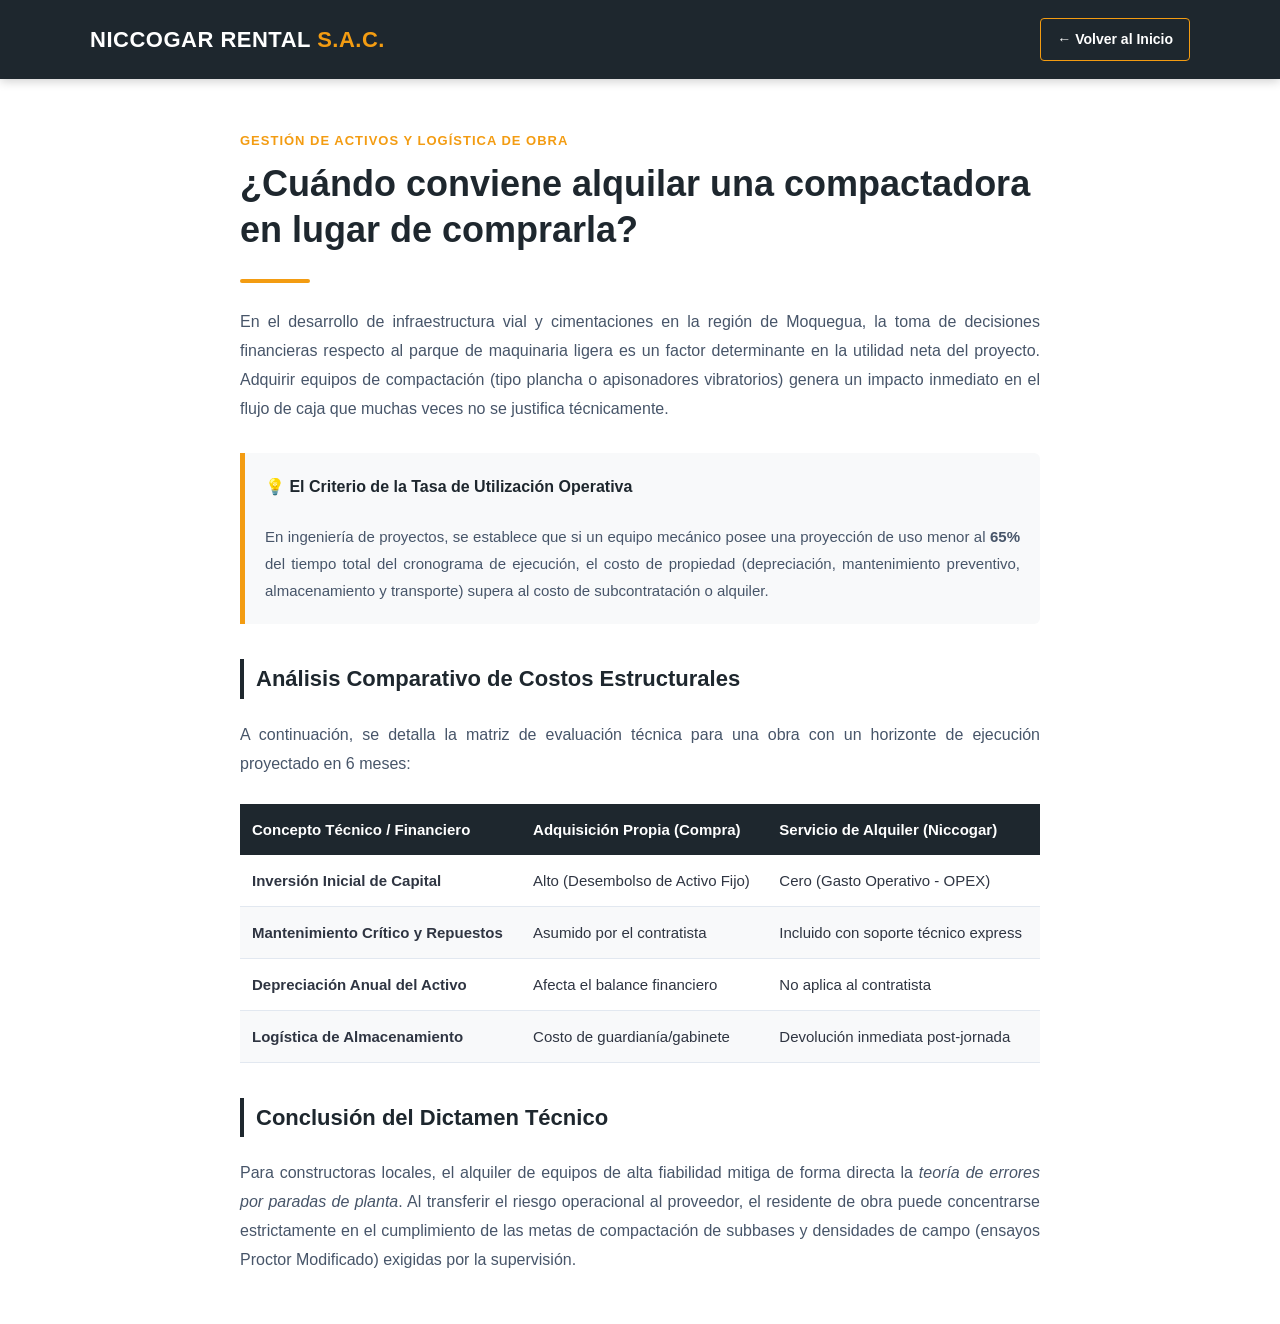
<file: articulo-compactadora.html>
<!DOCTYPE html>
<html lang="es">
<head>
    <meta charset="UTF-8">
    <meta name="viewport" content="width=device-width, initial-scale=1.0">
    <title>Análisis de Costos: ¿Alquilar o Comprar Compactadora? - NICCOGAR RENTAL</title>
    <style>
        :root { --primary: #f39c12; --dark: #1e272e; --gray-bg: #f8f9fa; --text: #2f3542; }
        body { font-family: 'Segoe UI', Tahoma, Geneva, Verdana, sans-serif; color: var(--text); line-height: 1.8; margin: 0; padding: 0; background-color: #ffffff; }
        .header { background-color: var(--dark); padding: 18px 20px; position: sticky; top: 0; z-index: 1000; box-shadow: 0 2px 10px rgba(0,0,0,0.2); }
        .header-container { max-width: 1100px; margin: 0 auto; display: flex; justify-content: space-between; align-items: center; }
        .logo { color: #ffffff; font-weight: 700; font-size: 22px; letter-spacing: 0.5px; }
        .logo span { color: var(--primary); }
        .btn-back { color: #ffffff; text-decoration: none; font-weight: 600; font-size: 14px; border: 1px solid var(--primary); padding: 8px 16px; border-radius: 4px; transition: all 0.3s; }
        .btn-back:hover { background-color: var(--primary); color: var(--dark); }
        .article-container { max-width: 800px; margin: 50px auto; padding: 0 25px; }
        .meta-category { color: var(--primary); font-weight: 700; text-transform: uppercase; font-size: 13px; letter-spacing: 1px; margin-bottom: 8px; }
        h1 { font-size: 36px; color: var(--dark); line-height: 1.3; margin-top: 0; font-weight: 800; }
        .divider { border: 0; border-top: 4px solid var(--primary); width: 70px; margin: 25px 0; border-radius: 2px; }
        p { font-size: 16px; color: #475569; text-align: justify; }
        h3 { font-size: 22px; color: var(--dark); margin-top: 35px; border-left: 4px solid var(--dark); padding-left: 12px; }
        .tech-box { background-color: var(--gray-bg); border-left: 5px solid var(--primary); padding: 20px; margin: 30px 0; border-radius: 0 6px 6px 0; }
        .tech-box h4 { margin-top: 0; color: var(--dark); font-size: 16px; }
        .data-table { width: 100%; border-collapse: collapse; margin: 25px 0; font-size: 15px; }
        .data-table th { background-color: var(--dark); color: white; padding: 12px; text-align: left; }
        .data-table td { padding: 12px; border-bottom: 1px solid #e2e8f0; }
        .data-table tr:nth-child(even) { background-color: var(--gray-bg); }
    </style>
</head>
<body>

    <header class="header">
        <div class="header-container">
            <div class="logo">NICCOGAR RENTAL<span> S.A.C.</span></div>
            <a href="index.html" class="btn-back">← Volver al Inicio</a>
        </div>
    </header>

    <main class="article-container">
        <p class="meta-category">Gestión de Activos y Logística de Obra</p>
        <h1>¿Cuándo conviene alquilar una compactadora en lugar de comprarla?</h1>
        <hr class="divider">
        
        <p>En el desarrollo de infraestructura vial y cimentaciones en la región de Moquegua, la toma de decisiones financieras respecto al parque de maquinaria ligera es un factor determinante en la utilidad neta del proyecto. Adquirir equipos de compactación (tipo plancha o apisonadores vibratorios) genera un impacto inmediato en el flujo de caja que muchas veces no se justifica técnicamente.</p>
        
        <div class="tech-box">
            <h4>💡 El Criterio de la Tasa de Utilización Operativa</h4>
            <p style="margin: 0; font-size: 15px;">En ingeniería de proyectos, se establece que si un equipo mecánico posee una proyección de uso menor al <b>65%</b> del tiempo total del cronograma de ejecución, el costo de propiedad (depreciación, mantenimiento preventivo, almacenamiento y transporte) supera al costo de subcontratación o alquiler.</p>
        </div>

        <h3>Análisis Comparativo de Costos Estructurales</h3>
        <p>A continuación, se detalla la matriz de evaluación técnica para una obra con un horizonte de ejecución proyectado en 6 meses:</p>

        <table class="data-table">
            <thead>
                <tr>
                    <th>Concepto Técnico / Financiero</th>
                    <th>Adquisición Propia (Compra)</th>
                    <th>Servicio de Alquiler (Niccogar)</th>
                </tr>
            </thead>
            <tbody>
                <tr>
                    <td><strong>Inversión Inicial de Capital</strong></td>
                    <td>Alto (Desembolso de Activo Fijo)</td>
                    <td>Cero (Gasto Operativo - OPEX)</td>
                </tr>
                <tr>
                    <td><strong>Mantenimiento Crítico y Repuestos</strong></td>
                    <td>Asumido por el contratista</td>
                    <td>Incluido con soporte técnico express</td>
                </tr>
                <tr>
                    <td><strong>Depreciación Anual del Activo</strong></td>
                    <td>Afecta el balance financiero</td>
                    <td>No aplica al contratista</td>
                </tr>
                <tr>
                    <td><strong>Logística de Almacenamiento</strong></td>
                    <td>Costo de guardianía/gabinete</td>
                    <td>Devolución inmediata post-jornada</td>
                </tr>
            </tbody>
        </table>

        <h3>Conclusión del Dictamen Técnico</h3>
        <p>Para constructoras locales, el alquiler de equipos de alta fiabilidad mitiga de forma directa la <i>teoría de errores por paradas de planta</i>. Al transferir el riesgo operacional al proveedor, el residente de obra puede concentrarse estrictamente en el cumplimiento de las metas de compactación de subbases y densidades de campo (ensayos Proctor Modificado) exigidas por la supervisión.</p>
    </main>

</body>
</html>
</file>
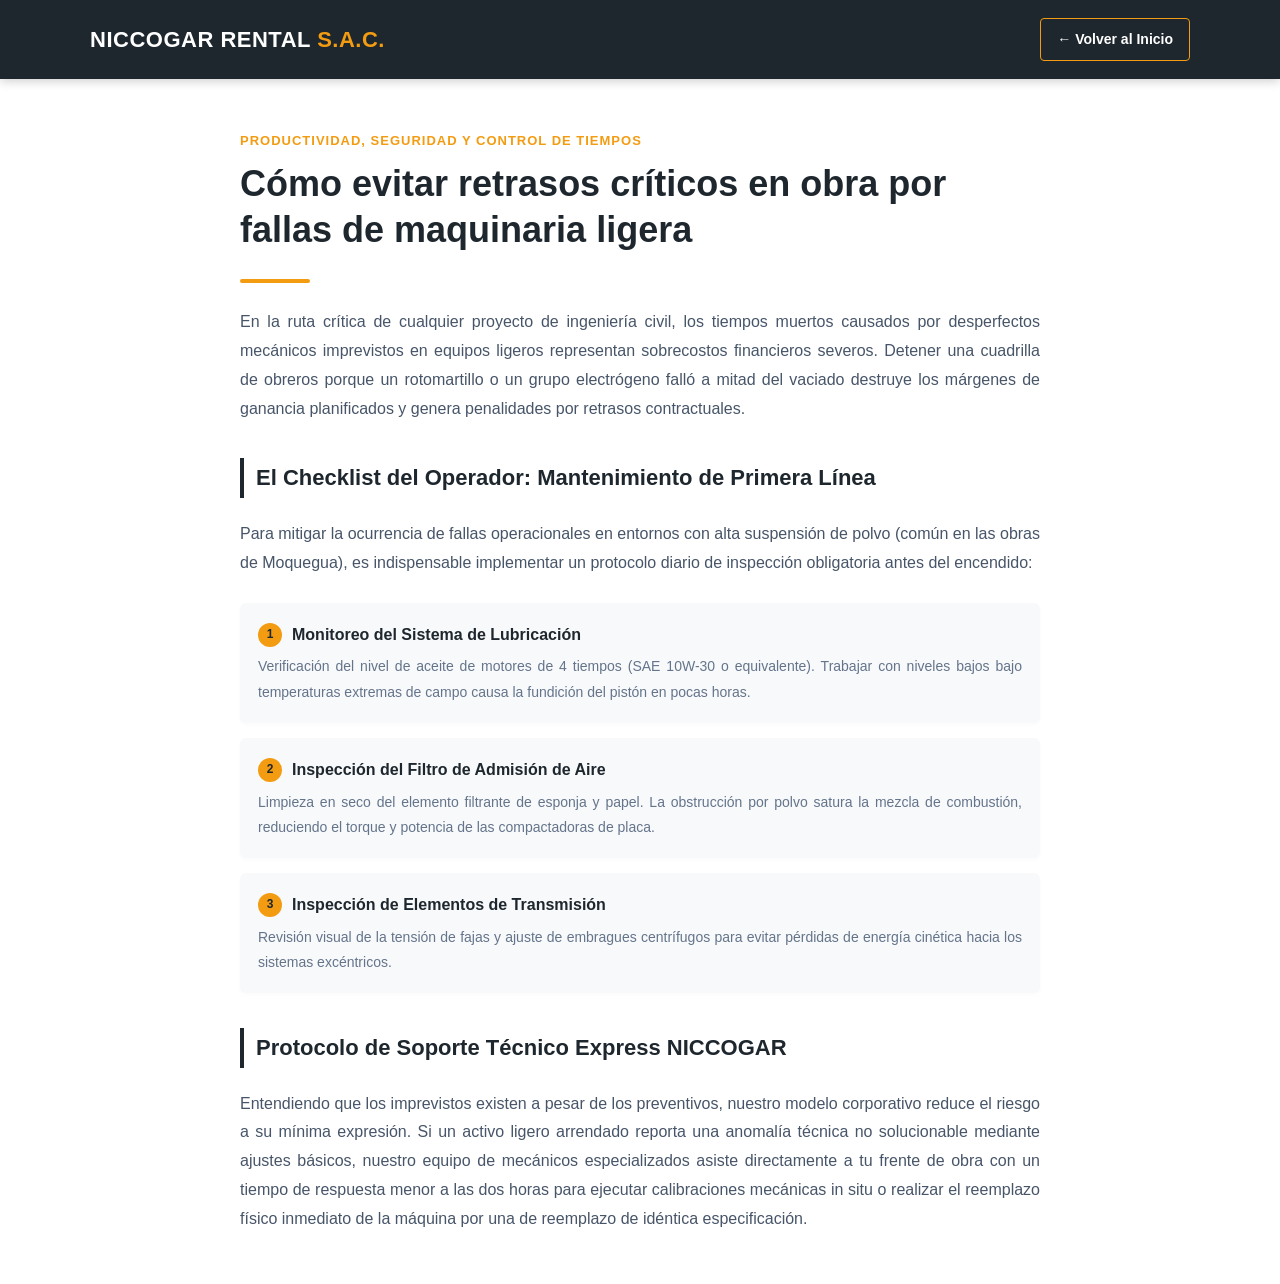
<file: articulo-mantenimiento-obra.html>
<!DOCTYPE html>
<html lang="es">
<head>
    <meta charset="UTF-8">
    <meta name="viewport" content="width=device-width, initial-scale=1.0">
    <title>Optimización de Tiempos y Mantenimiento en Obra - NICCOGAR RENTAL</title>
    <style>
        :root { --primary: #f39c12; --dark: #1e272e; --gray-bg: #f8f9fa; --text: #2f3542; }
        body { font-family: 'Segoe UI', Tahoma, Geneva, Verdana, sans-serif; color: var(--text); line-height: 1.8; margin: 0; padding: 0; background-color: #ffffff; }
        .header { background-color: var(--dark); padding: 18px 20px; position: sticky; top: 0; z-index: 1000; box-shadow: 0 2px 10px rgba(0,0,0,0.2); }
        .header-container { max-width: 1100px; margin: 0 auto; display: flex; justify-content: space-between; align-items: center; }
        .logo { color: #ffffff; font-weight: 700; font-size: 22px; letter-spacing: 0.5px; }
        .logo span { color: var(--primary); }
        .btn-back { color: #ffffff; text-decoration: none; font-weight: 600; font-size: 14px; border: 1px solid var(--primary); padding: 8px 16px; border-radius: 4px; transition: all 0.3s; }
        .btn-back:hover { background-color: var(--primary); color: var(--dark); }
        .article-container { max-width: 800px; margin: 50px auto; padding: 0 25px; }
        .meta-category { color: var(--primary); font-weight: 700; text-transform: uppercase; font-size: 13px; letter-spacing: 1px; margin-bottom: 8px; }
        h1 { font-size: 36px; color: var(--dark); line-height: 1.3; margin-top: 0; font-weight: 800; }
        .divider { border: 0; border-top: 4px solid var(--primary); width: 70px; margin: 25px 0; border-radius: 2px; }
        p { font-size: 16px; color: #475569; text-align: justify; }
        h3 { font-size: 22px; color: var(--dark); margin-top: 35px; border-left: 4px solid var(--dark); padding-left: 12px; }
        .step-container { margin: 25px 0; }
        .step-item { background-color: var(--gray-bg); padding: 18px; border-radius: 6px; margin-bottom: 15px; box-shadow: 0 2px 5px rgba(0,0,0,0.02); }
        .step-title { font-weight: 700; color: var(--dark); margin-bottom: 5px; display: flex; align-items: center; }
        .step-number { background-color: var(--primary); color: var(--dark); width: 24px; height: 24px; display: inline-flex; justify-content: center; align-items: center; border-radius: 50%; font-size: 12px; margin-right: 10px; font-weight: bold; }
    </style>
</head>
<body>

    <header class="header">
        <div class="header-container">
            <div class="logo">NICCOGAR RENTAL<span> S.A.C.</span></div>
            <a href="index.html" class="btn-back">← Volver al Inicio</a>
        </div>
    </header>

    <main class="article-container">
        <p class="meta-category">Productividad, Seguridad y Control de Tiempos</p>
        <h1>Cómo evitar retrasos críticos en obra por fallas de maquinaria ligera</h1>
        <hr class="divider">
        
        <p>En la ruta crítica de cualquier proyecto de ingeniería civil, los tiempos muertos causados por desperfectos mecánicos imprevistos en equipos ligeros representan sobrecostos financieros severos. Detener una cuadrilla de obreros porque un rotomartillo o un grupo electrógeno falló a mitad del vaciado destruye los márgenes de ganancia planificados y genera penalidades por retrasos contractuales.</p>
        
        <h3>El Checklist del Operador: Mantenimiento de Primera Línea</h3>
        <p>Para mitigar la ocurrencia de fallas operacionales en entornos con alta suspensión de polvo (común en las obras de Moquegua), es indispensable implementar un protocolo diario de inspección obligatoria antes del encendido:</p>

        <div class="step-container">
            <div class="step-item">
                <div class="step-title"><span class="step-number">1</span> Monitoreo del Sistema de Lubricación</div>
                <p style="margin: 0; font-size: 14px; color: #64748b;">Verificación del nivel de aceite de motores de 4 tiempos (SAE 10W-30 o equivalente). Trabajar con niveles bajos bajo temperaturas extremas de campo causa la fundición del pistón en pocas horas.</p>
            </div>
            <div class="step-item">
                <div class="step-title"><span class="step-number">2</span> Inspección del Filtro de Admisión de Aire</div>
                <p style="margin: 0; font-size: 14px; color: #64748b;">Limpieza en seco del elemento filtrante de esponja y papel. La obstrucción por polvo satura la mezcla de combustión, reduciendo el torque y potencia de las compactadoras de placa.</p>
            </div>
            <div class="step-item">
                <div class="step-title"><span class="step-number">3</span> Inspección de Elementos de Transmisión</div>
                <p style="margin: 0; font-size: 14px; color: #64748b;">Revisión visual de la tensión de fajas y ajuste de embragues centrífugos para evitar pérdidas de energía cinética hacia los sistemas excéntricos.</p>
            </div>
        </div>

        <h3>Protocolo de Soporte Técnico Express NICCOGAR</h3>
        <p>Entendiendo que los imprevistos existen a pesar de los preventivos, nuestro modelo corporativo reduce el riesgo a su mínima expresión. Si un activo ligero arrendado reporta una anomalía técnica no solucionable mediante ajustes básicos, nuestro equipo de mecánicos especializados asiste directamente a tu frente de obra con un tiempo de respuesta menor a las dos horas para ejecutar calibraciones mecánicas in situ o realizar el reemplazo físico inmediato de la máquina por una de reemplazo de idéntica especificación.</p>
    </main>

</body>
</html>
</file>
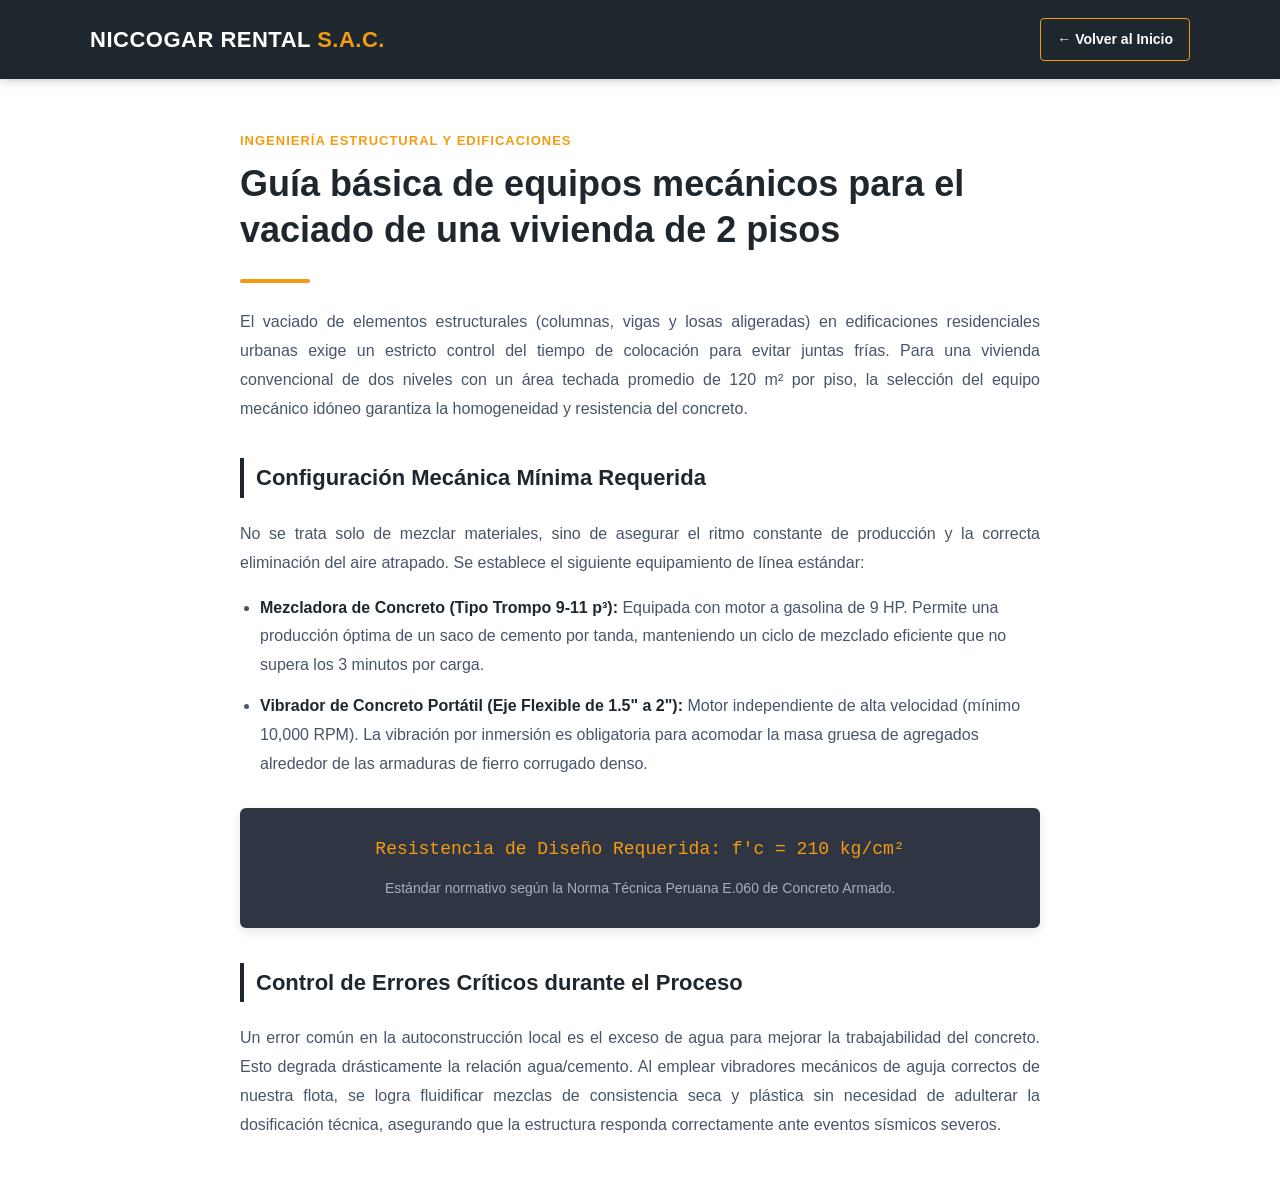
<file: articulo-vivienda-concreto.html>
<!DOCTYPE html>
<html lang="es">
<head>
    <meta charset="UTF-8">
    <meta name="viewport" content="width=device-width, initial-scale=1.0">
    <title>Guía Técnica de Vaciado de Concreto Estructural - NICCOGAR RENTAL</title>
    <style>
        :root { --primary: #f39c12; --dark: #1e272e; --gray-bg: #f8f9fa; --text: #2f3542; }
        body { font-family: 'Segoe UI', Tahoma, Geneva, Verdana, sans-serif; color: var(--text); line-height: 1.8; margin: 0; padding: 0; background-color: #ffffff; }
        .header { background-color: var(--dark); padding: 18px 20px; position: sticky; top: 0; z-index: 1000; box-shadow: 0 2px 10px rgba(0,0,0,0.2); }
        .header-container { max-width: 1100px; margin: 0 auto; display: flex; justify-content: space-between; align-items: center; }
        .logo { color: #ffffff; font-weight: 700; font-size: 22px; letter-spacing: 0.5px; }
        .logo span { color: var(--primary); }
        .btn-back { color: #ffffff; text-decoration: none; font-weight: 600; font-size: 14px; border: 1px solid var(--primary); padding: 8px 16px; border-radius: 4px; transition: all 0.3s; }
        .btn-back:hover { background-color: var(--primary); color: var(--dark); }
        .article-container { max-width: 800px; margin: 50px auto; padding: 0 25px; }
        .meta-category { color: var(--primary); font-weight: 700; text-transform: uppercase; font-size: 13px; letter-spacing: 1px; margin-bottom: 8px; }
        h1 { font-size: 36px; color: var(--dark); line-height: 1.3; margin-top: 0; font-weight: 800; }
        .divider { border: 0; border-top: 4px solid var(--primary); width: 70px; margin: 25px 0; border-radius: 2px; }
        p { font-size: 16px; color: #475569; text-align: justify; }
        h3 { font-size: 22px; color: var(--dark); margin-top: 35px; border-left: 4px solid var(--dark); padding-left: 12px; }
        .formula-box { background-color: #2f3542; color: #ffffff; padding: 25px; margin: 30px 0; border-radius: 6px; text-align: center; box-shadow: 0 4px 12px rgba(0,0,0,0.1); }
        .formula-box code { font-size: 18px; color: var(--primary); font-family: 'Courier New', Courier, monospace; display: block; margin-bottom: 8px; }
        .spec-list { padding-left: 20px; }
        .spec-list li { margin-bottom: 12px; color: #475569; }
        .spec-list strong { color: var(--dark); }
    </style>
</head>
<body>

    <header class="header">
        <div class="header-container">
            <div class="logo">NICCOGAR RENTAL<span> S.A.C.</span></div>
            <a href="index.html" class="btn-back">← Volver al Inicio</a>
        </div>
    </header>

    <main class="article-container">
        <p class="meta-category">Ingeniería Estructural y Edificaciones</p>
        <h1>Guía básica de equipos mecánicos para el vaciado de una vivienda de 2 pisos</h1>
        <hr class="divider">
        
        <p>El vaciado de elementos estructurales (columnas, vigas y losas aligeradas) en edificaciones residenciales urbanas exige un estricto control del tiempo de colocación para evitar juntas frías. Para una vivienda convencional de dos niveles con un área techada promedio de 120 m² por piso, la selección del equipo mecánico idóneo garantiza la homogeneidad y resistencia del concreto.</p>
        
        <h3>Configuración Mecánica Mínima Requerida</h3>
        <p>No se trata solo de mezclar materiales, sino de asegurar el ritmo constante de producción y la correcta eliminación del aire atrapado. Se establece el siguiente equipamiento de línea estándar:</p>

        <ul class="spec-list">
            <li><strong>Mezcladora de Concreto (Tipo Trompo 9-11 p³):</strong> Equipada con motor a gasolina de 9 HP. Permite una producción óptima de un saco de cemento por tanda, manteniendo un ciclo de mezclado eficiente que no supera los 3 minutos por carga.</li>
            <li><strong>Vibrador de Concreto Portátil (Eje Flexible de 1.5" a 2"):</strong> Motor independiente de alta velocidad (mínimo 10,000 RPM). La vibración por inmersión es obligatoria para acomodar la masa gruesa de agregados alrededor de las armaduras de fierro corrugado denso.</li>
        </ul>

        <div class="formula-box">
            <code>Resistencia de Diseño Requerida: f'c = 210 kg/cm²</code>
            <span style="font-size: 14px; color: #a4b0be;">Estándar normativo según la Norma Técnica Peruana E.060 de Concreto Armado.</span>
        </div>

        <h3>Control de Errores Críticos durante el Proceso</h3>
        <p>Un error común en la autoconstrucción local es el exceso de agua para mejorar la trabajabilidad del concreto. Esto degrada drásticamente la relación agua/cemento. Al emplear vibradores mecánicos de aguja correctos de nuestra flota, se logra fluidificar mezclas de consistencia seca y plástica sin necesidad de adulterar la dosificación técnica, asegurando que la estructura responda correctamente ante eventos sísmicos severos.</p>
    </main>

</body>
</html>
</file>
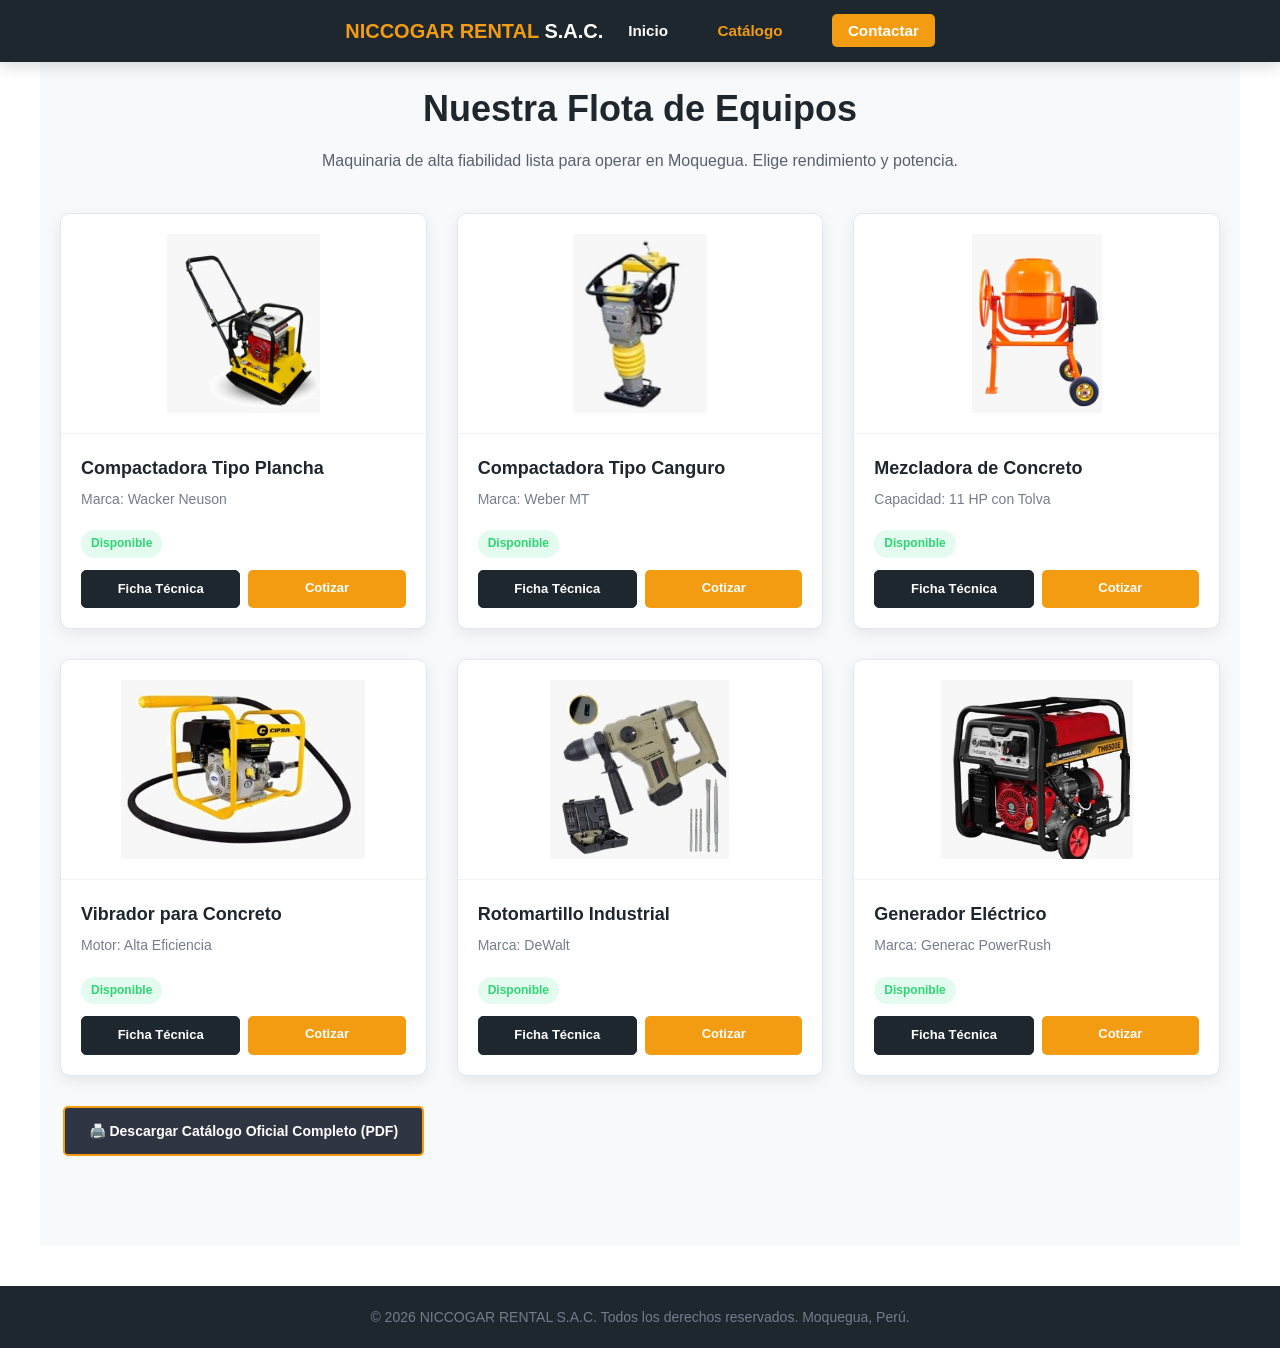
<file: catalogo.html>
<!DOCTYPE html>
<html lang="es">
<head>
    <meta charset="UTF-8">
    <meta name="viewport" content="width=device-width, initial-scale=1.0">
    <title>Catálogo de Equipos - NICCOGAR RENTAL S.A.C.</title>
    <link rel="stylesheet" href="css/estilos.css?v=2">
</head>
<body>

    <header style="background-color: #1e272e; padding: 15px 20px;">
        <div style="max-width: 1200px; margin: 0 auto; display: flex; justify-content: space-between; align-items: center;">
            <div style="color: #ffffff; font-weight: bold; font-size: 20px;">
                <span style="color: #f39c12;">NICCOGAR RENTAL</span> S.A.C.
            </div>
            <nav>
                <a href="index.html" style="color: #ffffff; text-decoration: none; margin-right: 20px; font-weight: 600;">Inicio</a>
                <a href="catalogo.html" style="color: #f39c12; text-decoration: none; margin-right: 20px; font-weight: 600;">Catálogo</a>
                <a href="index.html#contacto" style="background: #f39c12; color: #fff; padding: 8px 16px; border-radius: 5px; text-decoration: none; font-weight: 600;">Contactar</a>
            </nav>
        </div>
    </header>

    <section id="catalogo" class="catalogo-seccion">
        <div class="catalogo-container">
            <h1 class="catalogo-titulo" style="font-size: 36px; margin-top: 20px;">Nuestra Flota de Equipos</h1>
            <p class="catalogo-subtitulo">Maquinaria de alta fiabilidad lista para operar en Moquegua. Elige rendimiento y potencia.</p>
            
            <div class="equipos-grid">
              
                <div class="equipo-card">
                    <div class="equipo-img-box">
                        <img src="assets/img/plancha.png" alt="Compactadora tipo plancha">
                    </div>
                    <div class="equipo-info">
                        <h3>Compactadora Tipo Plancha</h3>
                        <p class="equipo-marca">Marca: Wacker Neuson</p>
                        <div class="equipo-footer">
                            <span class="equipo-dispo">Disponible</span>
                            <div class="equipo-botones-box">
                                <a href="assets/docs/APISONADOR TIPO CANGURO HONDA DRK80H-1.pdf" target="_blank" class="btn-ficha">Ficha Técnica</a>
                                <a href="#" class="btn-alquilar">Cotizar</a>
                            </div>
                        </div>
                    </div>
                </div>

                <div class="equipo-card">
                    <div class="equipo-img-box">
                        <img src="assets/img/canguro.png" alt="Compactadora tipo canguro">
                    </div>
                    <div class="equipo-info">
                        <h3>Compactadora Tipo Canguro</h3>
                        <p class="equipo-marca">Marca: Weber MT</p>
                        <div class="equipo-footer">
                            <span class="equipo-dispo">Disponible</span>
                            <div class="equipo-botones-box">
                                <a href="assets/docs/APISONADOR TIPO CANGURO HONDA DRK80H-2.pdf" target="_blank" class="btn-ficha">Ficha Técnica</a>
                                <a href="#" class="btn-alquilar">Cotizar</a>
                            </div>
                        </div>
                    </div>
                </div>

                <div class="equipo-card">
                    <div class="equipo-img-box">
                        <img src="assets/img/mezcladora.jpg" alt="Mezcladora de concreto">
                    </div>
                    <div class="equipo-info">
                        <h3>Mezcladora de Concreto</h3>
                        <p class="equipo-marca">Capacidad: 11 HP con Tolva</p>
                        <div class="equipo-footer">
                            <span class="equipo-dispo">Disponible</span>
                            <div class="equipo-botones-box">
                                <a href="assets/docs/APISONADOR TIPO CANGURO HONDA DRK80H-3.pdf" target="_blank" class="btn-ficha">Ficha Técnica</a>
                                <a href="#" class="btn-alquilar">Cotizar</a>
                            </div>
                        </div>
                    </div>
                </div>

                <div class="equipo-card">
                    <div class="equipo-img-box">
                        <img src="assets/img/vibrador.png" alt="Vibrador para concreto">
                    </div>
                    <div class="equipo-info">
                        <h3>Vibrador para Concreto</h3>
                        <p class="equipo-marca">Motor: Alta Eficiencia</p>
                        <div class="equipo-footer">
                            <span class="equipo-dispo">Disponible</span>
                            <div class="equipo-botones-box">
                                <a href="assets/docs/APISONADOR TIPO CANGURO HONDA DRK80H-4.pdf" target="_blank" class="btn-ficha">Ficha Técnica</a>
                                <a href="#" class="btn-alquilar">Cotizar</a>
                            </div>
                        </div>
                    </div>
                </div>

                <div class="equipo-card">
                    <div class="equipo-img-box">
                        <img src="assets/img/rotomartillo.jpg" alt="Rotomartillo industrial">
                    </div>
                    <div class="equipo-info">
                        <h3>Rotomartillo Industrial</h3>
                        <p class="equipo-marca">Marca: DeWalt</p>
                        <div class="equipo-footer">
                            <span class="equipo-dispo">Disponible</span>
                            <div class="equipo-botones-box">
                                <a href="assets/docs/APISONADOR TIPO CANGURO HONDA DRK80H-5.pdf" target="_blank" class="btn-ficha">Ficha Técnica</a>
                                <a href="#" class="btn-alquilar">Cotizar</a>
                            </div>
                        </div>
                    </div>
                </div>


                <div class="equipo-card">
                    <div class="equipo-img-box">
                        <img src="assets/img/generador.jpg" alt="Generador eléctrico">
                    </div>
                    <div class="equipo-info">
                        <h3>Generador Eléctrico</h3>
                        <p class="equipo-marca">Marca: Generac PowerRush</p>
                        <div class="equipo-footer">
                            <span class="equipo-dispo">Disponible</span>
                            <div class="equipo-botones-box">
                                <a href="assets/docs/APISONADOR TIPO CANGURO HONDA DRK80H-6.pdf" target="_blank" class="btn-ficha">Ficha Técnica</a>
                                <a href="#" class="btn-alquilar">Cotizar</a>
                            </div>
                        </div>
                    </div>
                </div>
                <div style="text-align: center; margin-bottom: 30px;">
                <a href="assets/docs/catalogo_niccogar_completo.pdf" download="Catalogo_NICCOGAR_RENTAL.pdf" 
                    style="display: inline-block; background-color: #2f3542; color: #ffffff; text-decoration: none; padding: 12px 24px; border-radius: 5px; font-weight: bold; font-size: 14px; border: 2px solid #f39c12; transition: all 0.3s;"
                    onmouseover="this.style.backgroundColor='#f39c12'; this.style.color='#1e272e';" 
                    onmouseout="this.style.backgroundColor='#2f3542'; this.style.color='#ffffff';">
                    🖨️ Descargar Catálogo Oficial Completo (PDF)
                </a>
            </div>  
            </div>
        </div>
    </section>

    <footer style="background-color: #1e272e; color: #747d8c; text-align: center; padding: 20px; font-size: 14px;">
        <p>&copy; 2026 NICCOGAR RENTAL S.A.C. Todos los derechos reservados. Moquegua, Perú.</p>
    </footer>

</body>
</html>
</file>
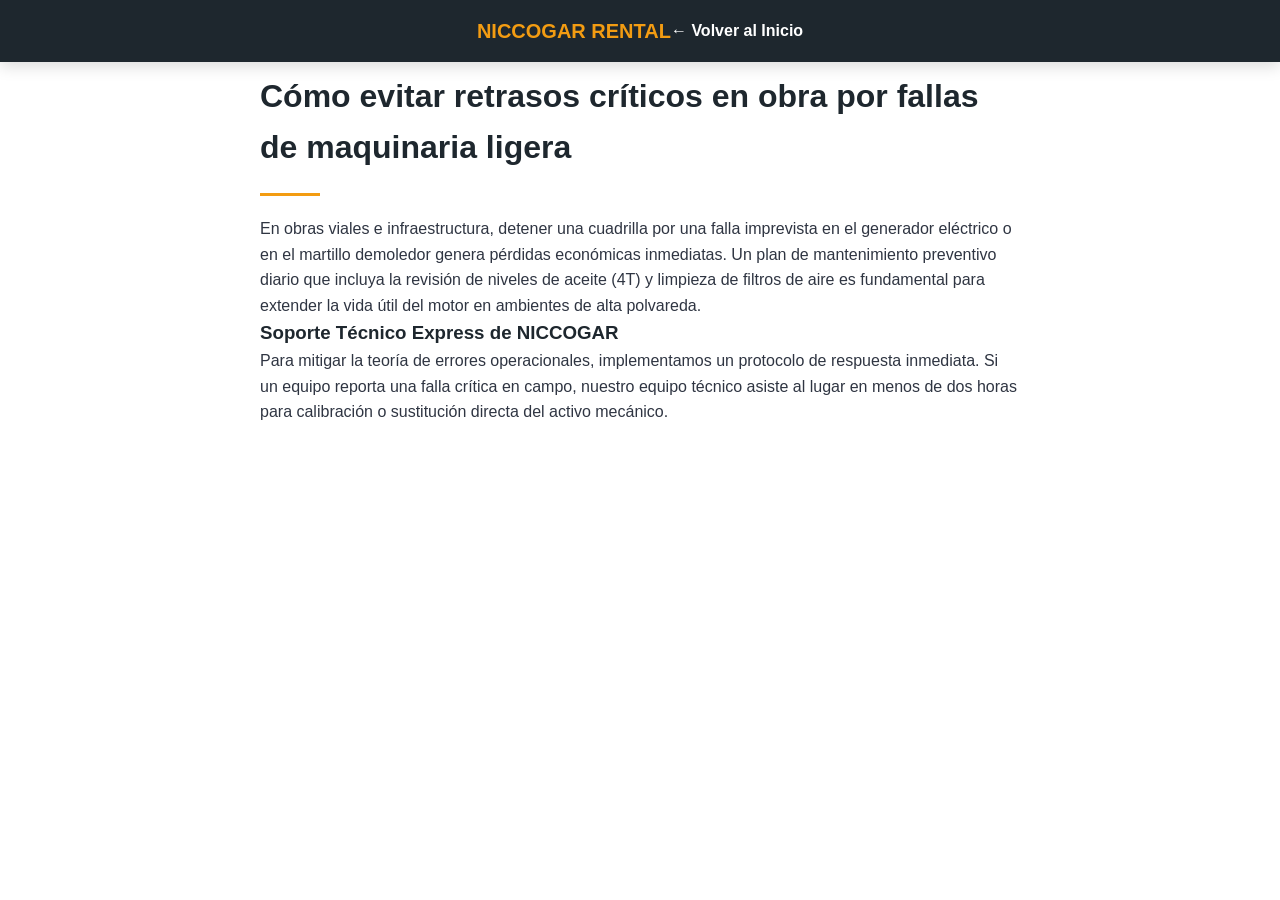
<file: gemini-code-1781070822436.html>
<!DOCTYPE html>
<html lang="es">
<head>
    <meta charset="UTF-8">
    <meta name="viewport" content="width=device-width, initial-scale=1.0">
    <title>Evitar Retrasos Críticos en Obra - NICCOGAR RENTAL</title>
    <link rel="stylesheet" href="css/estilos.css?v=2">
</head>
<body style="font-family: Arial, sans-serif; color: #2f3542; line-height: 1.6; margin: 0; padding: 0;">

    <header style="background-color: #1e272e; padding: 15px 20px;">
        <div style="max-width: 1200px; margin: 0 auto; display: flex; justify-content: space-between; align-items: center;">
            <div style="color: #ffffff; font-weight: bold; font-size: 20px;"><span style="color: #f39c12;">NICCOGAR RENTAL</span></div>
            <a href="index.html" style="color: #ffffff; text-decoration: none; font-weight: bold;">← Volver al Inicio</a>
        </div>
    </header>

    <article style="max-width: 800px; margin: 40px auto; padding: 0 20px;">
        <p style="color: #f39c12; font-weight: bold; text-transform: uppercase; margin-bottom: 5px;">Productividad y Logística</p>
        <h1 style="font-size: 32px; color: #1e272e; margin-top: 0;">Cómo evitar retrasos críticos en obra por fallas de maquinaria ligera</h1>
        <hr style="border: 0; border-top: 3px solid #f39c12; width: 60px; margin: 20px 0;">
        
        <p>En obras viales e infraestructura, detener una cuadrilla por una falla imprevista en el generador eléctrico o en el martillo demoledor genera pérdidas económicas inmediatas. Un plan de mantenimiento preventivo diario que incluya la revisión de niveles de aceite (4T) y limpieza de filtros de aire es fundamental para extender la vida útil del motor en ambientes de alta polvareda.</p>
        
        <h3>Soporte Técnico Express de NICCOGAR</h3>
        <p>Para mitigar la teoría de errores operacionales, implementamos un protocolo de respuesta inmediata. Si un equipo reporta una falla crítica en campo, nuestro equipo técnico asiste al lugar en menos de dos horas para calibración o sustitución directa del activo mecánico.</p>
    </article>

</body>
</html>
</file>
<file: css/estilos.css>
/* ==========================================================================
   1. CONFIGURACIÓN GENERAL Y VARIABLES (Estilo Industrial)
   ========================================================================== */
:root {
    --amarillo-obra: #f39c12;    /* Amarillo reflectante de construcción */
    --amarillo-hover: #e67e22;   /* Tono más oscuro para interacciones */
    --gris-oscuro: #1e272e;      /* Gris asfalto para textos y fondos pesados */
    --gris-claro: #f4f6f7;       /* Fondo limpio para secciones secundarias */
    --blanco: #ffffff;
    --texto-oscuro: #2c3e50;
    --texto-mutado: #7f8c8d;
    --verde-disponible: #2ecc71; /* Color de éxito para stock */
    --rojo-reservado: #e74c3c;    /* Color de alerta para reservado */
    --azul-proximamente: #3498db; /* Color informativo */
    --fuente-principal: 'Segoe UI', Tahoma, Geneva, Verdana, sans-serif;
}

* {
    margin: 0;
    padding: 0;
    box-sizing: border-box;
}

html {
    scroll-behavior: smooth; /* Desplazamiento suave al hacer clic en el menú */
}

body {
    font-family: var(--fuente-principal);
    color: var(--texto-oscuro);
    line-height: 1.6;
    background-color: var(--blanco);
}

h1, h2, h3 {
    color: var(--gris-oscuro);
    font-weight: 700;
}

section {
    padding: 80px 20px; /* Espaciado premium entre secciones */
    max-width: 1200px;
    margin: 0 auto;
}

.subtitulo-seccion {
    text-align: center;
    color: var(--texto-mutado);
    margin-bottom: 40px;
    font-size: 1.1rem;
}

h2 {
    text-align: center;
    font-size: 2.2rem;
    position: relative;
    margin-bottom: 10px;
    text-transform: uppercase;
    letter-spacing: 1px;
}

/* Detalle visual debajo de cada título principal */
h2::after {
    content: '';
    display: block;
    width: 60px;
    height: 4px;
    background-color: var(--amarillo-obra);
    margin: 15px auto 0 auto;
}

/* ==========================================================================
   2. ENCABEZADO Y MENÚ DE NAVEGACIÓN (Fijo arriba)
   ========================================================================== */
header {
    background-color: var(--gris-oscuro);
    position: fixed;
    top: 0;
    left: 0;
    width: 100%;
    z-index: 1000;
    display: flex;
    justify-content: space-between;
    align-items: center;
    padding: 20px 50px;
    box-shadow: 0 4px 15px rgba(0,0,0,0.15);
}

header .logo {
    color: var(--blanco);
    font-size: 1.4rem;
    letter-spacing: 1px;
}

header .logo strong {
    color: var(--amarillo-obra);
}

header nav a {
    color: var(--blanco);
    text-decoration: none;
    margin-left: 25px;
    font-size: 0.95rem;
    font-weight: 600;
    transition: color 0.3s;
}

header nav a:hover {
    color: var(--amarillo-obra);
}

header nav .btn-contacto {
    background-color: var(--amarillo-obra);
    color: var(--gris-oscuro);
    padding: 8px 18px;
    border-radius: 4px;
    transition: background-color 0.3s;
}

header nav .btn-contacto:hover {
    background-color: var(--amarillo-hover);
    color: var(--blanco);
}

/* Compensar el espacio del menú fijo para el resto de la página */
main {
    margin-top: 80px;
}

/* ==========================================================================
   3. BANNER PRINCIPAL (Hero Section)
   ========================================================================== */
.hero {
    display: flex;
    align-items: center;
    justify-content: space-between;
    gap: 40px;
    min-height: calc(100vh - 80px);
}

.hero-contenido {
    flex: 1;
}

.hero-contenido h1 {
    font-size: 3.5rem;
    line-height: 1.1;
    margin-bottom: 20px;
}

.hero-contenido p {
    font-size: 1.2rem;
    color: var(--texto-mutado);
    margin-bottom: 35px;
}

.hero-botones {
    display: flex;
    flex-wrap: wrap;
    gap: 15px;
}

/* Estilos de Botones */
.btn-primario, .btn-secundario, .btn-whatsapp, .btn-enviar-formulario, .btn-reserva-digital, .btn-descargar-pdf {
    display: inline-block;
    padding: 14px 28px;
    font-weight: 600;
    text-decoration: none;
    border-radius: 4px;
    font-size: 0.95rem;
    transition: transform 0.2s, background-color 0.3s;
    cursor: pointer;
    border: none;
}

.btn-primario {
    background-color: var(--gris-oscuro);
    color: var(--blanco);
}

.btn-primario:hover {
    background-color: #000;
    transform: translateY(-2px);
}

.btn-secundario {
    background-color: var(--amarillo-obra);
    color: var(--gris-oscuro);
}

.btn-secundario:hover {
    background-color: var(--amarillo-hover);
    transform: translateY(-2px);
}

.btn-whatsapp {
    background-color: #25d366;
    color: var(--blanco);
}

.btn-whatsapp:hover {
    background-color: #1ebd58;
    transform: translateY(-2px);
}

.hero-imagen {
    flex: 1;
    display: flex;
    justify-content: center;
}

.hero-imagen img {
    max-width: 100%;
    height: auto;
    border-radius: 8px;
    box-shadow: 0 10px 30px rgba(0,0,0,0.1);
    border-bottom: 5px solid var(--amarillo-obra); /* Detalle de construcción */
}

/* ==========================================================================
   4. SECCIÓN ¿QUIÉNES SOMOS? Y PILARES
   ========================================================================== */
.nosotros-seccion {
    background-color: var(--blanco);
}

.descripcion-empresa {
    text-align: center;
    font-size: 1.15rem;
    max-width: 800px;
    margin: 0 auto 50px auto;
    color: var(--texto-oscuro);
}

.pilares-empresa {
    display: grid;
    grid-template-columns: repeat(auto-fit, minmax(300px, 1-fr));
    gap: 30px;
}

.pilar {
    background-color: var(--gris-claro);
    padding: 30px;
    border-radius: 6px;
    border-left: 4px solid var(--amarillo-obra);
}

.pilar h3 {
    margin-bottom: 15px;
    font-size: 1.3rem;
}

.pilar ul {
    list-style: none;
}

.pilar ul li {
    margin-bottom: 10px;
    position: relative;
    padding-left: 20px;
}

.pilar ul li::before {
    content: '✔';
    position: absolute;
    left: 0;
    color: var(--amarillo-obra);
}

/* ==========================================================================
   5. SECCIÓN SERVICIOS (Tarjetas)
   ========================================================================== */
.servicios-seccion {
    background-color: var(--gris-claro);
    max-width: 100%;
}

.servicios-contenedor {
    display: grid;
    grid-template-columns: repeat(auto-fit, minmax(250px, 1fr));
    gap: 25px;
    max-width: 1200px;
    margin: 0 auto;
}

.servicio-tarjeta {
    background-color: var(--blanco);
    padding: 35px 25px;
    border-radius: 6px;
    text-align: center;
    box-shadow: 0 4px 10px rgba(0,0,0,0.02);
    transition: transform 0.3s, box-shadow 0.3s;
}

.servicio-tarjeta:hover {
    transform: translateY(-5px);
    box-shadow: 0 10px 20px rgba(0,0,0,0.08);
}

.icono-servicio {
    font-size: 2.5rem;
    margin-bottom: 15px;
}

.servicio-tarjeta h3 {
    margin-bottom: 12px;
    font-size: 1.2rem;
}

/* ==========================================================================
   6. CATÁLOGO (Tabla de Maquinaria Profesional)
   ========================================================================== */
.tabla-contenedor {
    overflow-x: auto; /* Permite scroll horizontal si la pantalla es muy chica */
    background-color: var(--blanco);
    border-radius: 8px;
    box-shadow: 0 4px 15px rgba(0,0,0,0.05);
}

.tabla-equipos {
    width: 100%;
    border-collapse: collapse;
    text-align: left;
}

.tabla-equipos th, .tabla-equipos td {
    padding: 18px 25px;
    border-bottom: 1px solid #e1e8ed;
}

.tabla-equipos th {
    background-color: var(--gris-oscuro);
    color: var(--blanco);
    font-weight: 600;
    text-transform: uppercase;
    font-size: 0.85rem;
    letter-spacing: 0.5px;
}

.tabla-equipos tbody tr:hover {
    background-color: #fcfcfc;
}

/* Etiquetas dinámicas de disponibilidad */
.estado {
    display: inline-block;
    padding: 4px 12px;
    border-radius: 20px;
    font-size: 0.8rem;
    font-weight: 700;
    text-transform: uppercase;
}

.estado.disponible {
    background-color: rgba(46, 204, 113, 0.15);
    color: var(--verde-disponible);
}

.estado.reservado {
    background-color: rgba(231, 76, 60, 0.15);
    color: var(--rojo-reservado);
}

.estado.proximamente {
    background-color: rgba(52, 152, 219, 0.15);
    color: var(--azul-proximamente);
}

/* ==========================================================================
   7. SECCIÓN INNOVACIÓN (Diferenciadores)
   ========================================================================== */
.innovacion-seccion {
    background-color: var(--blanco);
}

.innovacion-contenedor {
    display: grid;
    grid-template-columns: repeat(auto-fit, minmax(300px, 1fr));
    gap: 30px;
}

.innovacion-tarjeta {
    background-color: var(--gris-oscuro);
    color: var(--blanco);
    padding: 40px 30px;
    border-radius: 6px;
    position: relative;
    overflow: hidden;
}

.innovacion-tarjeta h3 {
    color: var(--amarillo-obra);
    margin-bottom: 15px;
    font-size: 1.3rem;
}

.innovacion-tarjeta p {
    color: #b3bdc6;
    font-size: 0.95rem;
}

/* Línea estética superior en la tarjeta */
.innovacion-tarjeta::before {
    content: '';
    position: absolute;
    top: 0;
    left: 0;
    width: 100%;
    height: 4px;
    background-color: var(--amarillo-obra);
}

/* ==========================================================================
   8. FORMULARIO DE COTIZACIÓN ONLINE
   ========================================================================== */
.cotizacion-seccion {
    background-color: var(--gris-claro);
    max-width: 100%;
}

.formulario-contenedor {
    background-color: var(--blanco);
    max-width: 700px;
    margin: 0 auto;
    padding: 40px;
    border-radius: 8px;
    box-shadow: 0 4px 20px rgba(0,0,0,0.05);
}

.grupo-form {
    margin-bottom: 20px;
}

.grupo-form-duo {
    display: grid;
    grid-template-columns: 1fr 1fr;
    gap: 20px;
}

.grupo-form label {
    display: block;
    margin-bottom: 8px;
    font-weight: 600;
    font-size: 0.9rem;
    color: var(--gris-oscuro);
}

.grupo-form input, .grupo-form select, .grupo-form textarea {
    width: 100%;
    padding: 12px 15px;
    border: 1px solid #ccd1d1;
    border-radius: 4px;
    font-family: var(--fuente-principal);
    font-size: 0.95rem;
    transition: border-color 0.3s;
}

.grupo-form input:focus, .grupo-form select:focus, .grupo-form textarea:focus {
    outline: none;
    border-color: var(--amarillo-obra);
}

.btn-enviar-formulario {
    background-color: var(--amarillo-obra);
    color: var(--gris-oscuro);
    width: 100%;
    text-transform: uppercase;
    letter-spacing: 0.5px;
    margin-top: 10px;
}

.btn-enviar-formulario:hover {
    background-color: var(--amarillo-hover);
    color: var(--blanco);
}

/* ==========================================================================
   9. PROYECTOS FUTUROS Y BLOG TÉCNICO
   ========================================================================== */
.proyectos-contenedor, .blog-contenedor {
    display: grid;
    grid-template-columns: repeat(auto-fit, minmax(300px, 1fr));
    gap: 30px;
}

.proyecto-tarjeta, .blog-tarjeta {
    background-color: var(--gris-claro);
    padding: 30px;
    border-radius: 6px;
    display: flex;
    flex-direction: column;
    justify-content: space-between;
}

.etiqueta-proyecto {
    background-color: var(--gris-oscuro);
    color: var(--amarillo-obra);
    padding: 3px 10px;
    font-size: 0.75rem;
    font-weight: 700;
    text-transform: uppercase;
    align-self: flex-start;
    border-radius: 3px;
    margin-bottom: 15px;
}

.proyecto-tarjeta h3, .blog-tarjeta h3 {
    font-size: 1.2rem;
    margin-bottom: 12px;
}

.proyecto-tarjeta p, .blog-tarjeta p {
    color: var(--texto-mutado);
    font-size: 0.95rem;
    margin-bottom: 15px;
}

.leer-mas {
    color: var(--amarillo-obra);
    text-decoration: none;
    font-weight: 600;
    font-size: 0.9rem;
}

.leer-mas:hover {
    text-decoration: underline;
}

/* ==========================================================================
   10. SIMULADOR DE RESERVAS (Gancho de impacto)
   ========================================================================== */
.reserva-seccion {
    background-color: var(--blanco);
}

.reserva-caja {
    background-color: #ebedef;
    padding: 50px;
    border-radius: 8px;
    text-align: center;
    border: 2px dashed #bdc3c7;
}

.reserva-caja h2 {
    font-size: 1.8rem;
    margin-bottom: 15px;
}

.reserva-caja h2::after {
    display: none; /* Eliminar la línea genérica para esta caja */
}

.reserva-caja p {
    margin-bottom: 25px;
    color: var(--texto-oscuro);
}

.btn-reserva-digital {
    background-color: var(--gris-oscuro);
    color: var(--blanco);
}

.btn-reserva-digital:hover {
    background-color: #000;
}

.nota-simulacion {
    font-size: 0.8rem;
    color: var(--texto-mutated);
    margin-top: 15px !important;
}

/* ==========================================================================
   11. PIE DE PÁGINA (Footer Industrial)
   ========================================================================== */
footer {
    background-color: var(--gris-oscuro);
    color: #a6b4c1;
    padding: 60px 20px 20px 20px;
    margin-top: 40px;
}

.footer-contenedor {
    max-width: 1200px;
    margin: 0 auto;
    display: grid;
    grid-template-columns: repeat(auto-fit, minmax(250px, 1fr));
    gap: 40px;
    padding-bottom: 40px;
    border-bottom: 1px solid #2c3e50;
}

.footer-columna h3 {
    color: var(--blanco);
    margin-bottom: 20px;
    font-size: 1.1rem;
    text-transform: uppercase;
    letter-spacing: 0.5px;
}

.footer-columna p {
    font-size: 0.9rem;
    margin-bottom: 10px;
}

.btn-descargar-pdf {
    background-color: transparent;
    color: var(--amarillo-obra);
    border: 2px solid var(--amarillo-obra);
    text-align: center;
    width: 100%;
}

.btn-descargar-pdf:hover {
    background-color: var(--amarillo-obra);
    color: var(--gris-oscuro);
}

.footer-derechos {
    text-align: center;
    font-size: 0.8rem;
    padding-top: 20px;
    color: #7f8c8d;
}

/* ==========================================================================
   12. DISEÑO RESPONSIVO (Ajustes para Celulares)
   ========================================================================== */
@media (max-width: 768px) {
    header {
        padding: 15px 20px;
        flex-direction: column;
        gap: 15px;
    }
    
    header nav a {
        margin: 0 10px;
        font-size: 0.85rem;
    }
    
    main {
        margin-top: 120px;
    }
    
    .hero {
        flex-direction: column;
        text-align: center;
        padding-top: 40px;
    }
    
    .hero-contenido h1 {
        font-size: 2.3rem;
    }
    
    .hero-botones {
        justify-content: center;
    }
    
    .grupo-form-duo {
        grid-template-columns: 1fr;
        gap: 0;
    }
    
    section {
        padding: 50px 15px;
    }
}

/* ==========================================================================
   Estilos Especiales para el Encuadre de la Imagen Hero (EPIC)
   ========================================================================== */

/* Contenedor para obligar a la imagen a ocupar el espacio correcto */
.hero-image-container {
    width: 100%;
    max-width: 550px; /* Controla el ancho máximo para que no se deforme */
    margin: 0 auto;
    display: flex;
    justify-content: center;
    align-items: center;
}

/* El cerebro del encuadre y el marco técnico */
.hero-image-container img {
    width: 100%;
    height: 380px; /* Altura fija para cuadrar perfectamente con el texto al lado */
    object-fit: cover; /* 🔥 ESTE ES EL TRUCO: Corta y rellena el espacio sin deformar la foto */
    object-position: center; /* Centra el enfoque en la maquinaria */
    
    /* Diseño del Marco Corporativo */
    border: 4px solid #1e272e; /* Borde grueso color asfalto */
    border-radius: 12px; /* Esquinas suavizadas de ingeniería moderna */
    box-shadow: 0 15px 30px rgba(0, 0, 0, 0.25), 
                0 0 0 4px #f39c12; /* Doble marco: Sombra real + línea exterior amarilla */
    
    transition: transform 0.3s ease;
}

/* Efecto interactivo al pasar el mouse (para la sustentación) */
.hero-image-container img:hover {
    transform: scale(1.02); /* Efecto de zoom sutil interactivo */
}
/* ==========================================================================
   FORZAR MARCO INDUSTRIAL DIRECTO A LA IMAGEN HERO
   ========================================================================== */

.hero-seccion img, 
.hero-image-container img,
main section img {
    /* 1. Forzar tamaño perfecto sin deformar la maquinaria */
    width: 100% !important;
    height: 400px !important;
    object-fit: cover !important;
    object-position: center !important;

    /* 2. El Marco Técnico (Asfalto + Línea Amarilla Vial) */
    border: 6px solid #1e272e !important; /* Borde grueso gris oscuro asfalto */
    outline: 4px solid #f39c12 !important; /* Segunda línea exterior amarilla industrial */
    border-radius: 8px !important; /* Esquinas de acabado técnico */
    
    /* 3. Sombra de relieve estructural */
    box-shadow: 0 12px 28px rgba(0, 0, 0, 0.4) !important;
    
    /* Separación extra para que no pegue con los bordes */
    margin: 10px 0 !important;
}

/* ==========================================================================
   DISEÑO PREMIUM PARA EL CATÁLOGO DE EQUIPOS
   ========================================================================== */
.catalogo-seccion {
    padding: 60px 20px;
    background-color: #f8f9fa; /* Fondo gris claro industrial para hacer contraste */
}

.catalogo-container {
    max-width: 1200px;
    margin: 0 auto;
}

.catalogo-titulo {
    font-size: 32px;
    color: #1e272e;
    text-align: center;
    margin-bottom: 10px;
    font-weight: 700;
}

.catalogo-subtitulo {
    font-size: 16px;
    color: #57606f;
    text-align: center;
    margin-bottom: 40px;
}

/* Grilla adaptable: Muestra 3 columnas en PC, 2 en Tablet y 1 en Celular automáticamente */
.equipos-grid {
    display: grid;
    grid-template-columns: repeat(auto-fill, minmax(280px, 1fr));
    gap: 30px;
}

/* Tarjeta de cada Equipo */
.equipo-card {
    background: #ffffff;
    border-radius: 10px;
    overflow: hidden;
    box-shadow: 0 5px 15px rgba(0,0,0,0.08);
    border: 1px solid #e1e8ed;
    transition: transform 0.3s ease, box-shadow 0.3s ease;
    display: flex;
    flex-direction: column;
}

.equipo-card:hover {
    transform: translateY(-5px); /* Pequeña elevación interactiva */
    box-shadow: 0 10px 25px rgba(0,0,0,0.15);
}

/* Caja contenedora de la foto para centrarla elegantemente */
.equipo-img-box {
    background: #ffffff;
    height: 220px;
    display: flex;
    justify-content: center;
    align-items: center;
    padding: 20px;
    border-bottom: 1px solid #f1f2f6;
}

.equipo-img-box img {
    max-width: 100%;
    max-height: 100%;
    object-fit: contain; /* Mantiene la proporción original de la máquina sin recortar */
}

/* Información del Equipo */
.equipo-info {
    padding: 20px;
    display: flex;
    flex-direction: column;
    flex-grow: 1;
}

.equipo-info h3 {
    font-size: 18px;
    color: #1e272e;
    margin-bottom: 5px;
    font-weight: 600;
}

.equipo-marca {
    font-size: 14px;
    color: #747d8c;
    margin-bottom: 20px;
}

/* Parte baja de la tarjeta */
.equipo-footer {
    display: flex;
    justify-content: space-between;
    align-items: center;
    margin-top: auto;
}

.equipo-dispo {
    font-size: 12px;
    color: #2ed573; /* Verde indicador de stock activo */
    background: #e3fcef;
    padding: 4px 10px;
    border-radius: 20px;
    font-weight: 600;
}

/* Botón de Cotización Directa por Item */
.btn-alquilar {
    display: inline-block;
    background: #f39c12; /* Color corporativo naranja de NICCOGAR */
    color: #ffffff !important;
    text-decoration: none;
    padding: 8px 16px;
    border-radius: 5px;
    font-size: 14px;
    font-weight: 600;
    transition: background 0.2s ease;
}

.btn-alquilar:hover {
    background: #d35400; /* Oscurece al pasar el mouse */
}

/* ==========================================================================
   AJUSTE DE BOTONES DOBLES EN EL CATÁLOGO
   ========================================================================== */

/* Cambiamos el footer para que maneje la distribución vertical si es necesario */
.equipo-footer {
    display: flex;
    flex-direction: column;
    align-items: flex-start;
    gap: 12px;
    margin-top: auto;
    width: 100%;
}

/* Contenedor secundario para poner los dos botones uno al lado del otro */
.equipo-botones-box {
    display: flex;
    gap: 8px;
    width: 100%;
}

/* Estilo del nuevo botón Ficha Técnica (Gris asfalto industrial) */
.btn-ficha {
    flex: 1; /* Hace que ambos botones tengan exactamente el mismo ancho */
    text-align: center;
    display: inline-block;
    background: #1e272e; /* Color asfalto corporativo */
    color: #ffffff !important;
    text-decoration: none;
    padding: 8px 10px;
    border-radius: 5px;
    font-size: 13px;
    font-weight: 600;
    transition: background 0.2s ease;
    border: 1px solid #1e272e;
}

.btn-ficha:hover {
    background: #2c3e50; /* Aclara sutilmente al pasar el mouse */
}

/* Ajustamos el botón alquilar existente para que comparta el espacio simétricamente */
.btn-alquilar {
    flex: 1;
    text-align: center;
    padding: 8px 10px;
    font-size: 13px;
}
</file>
